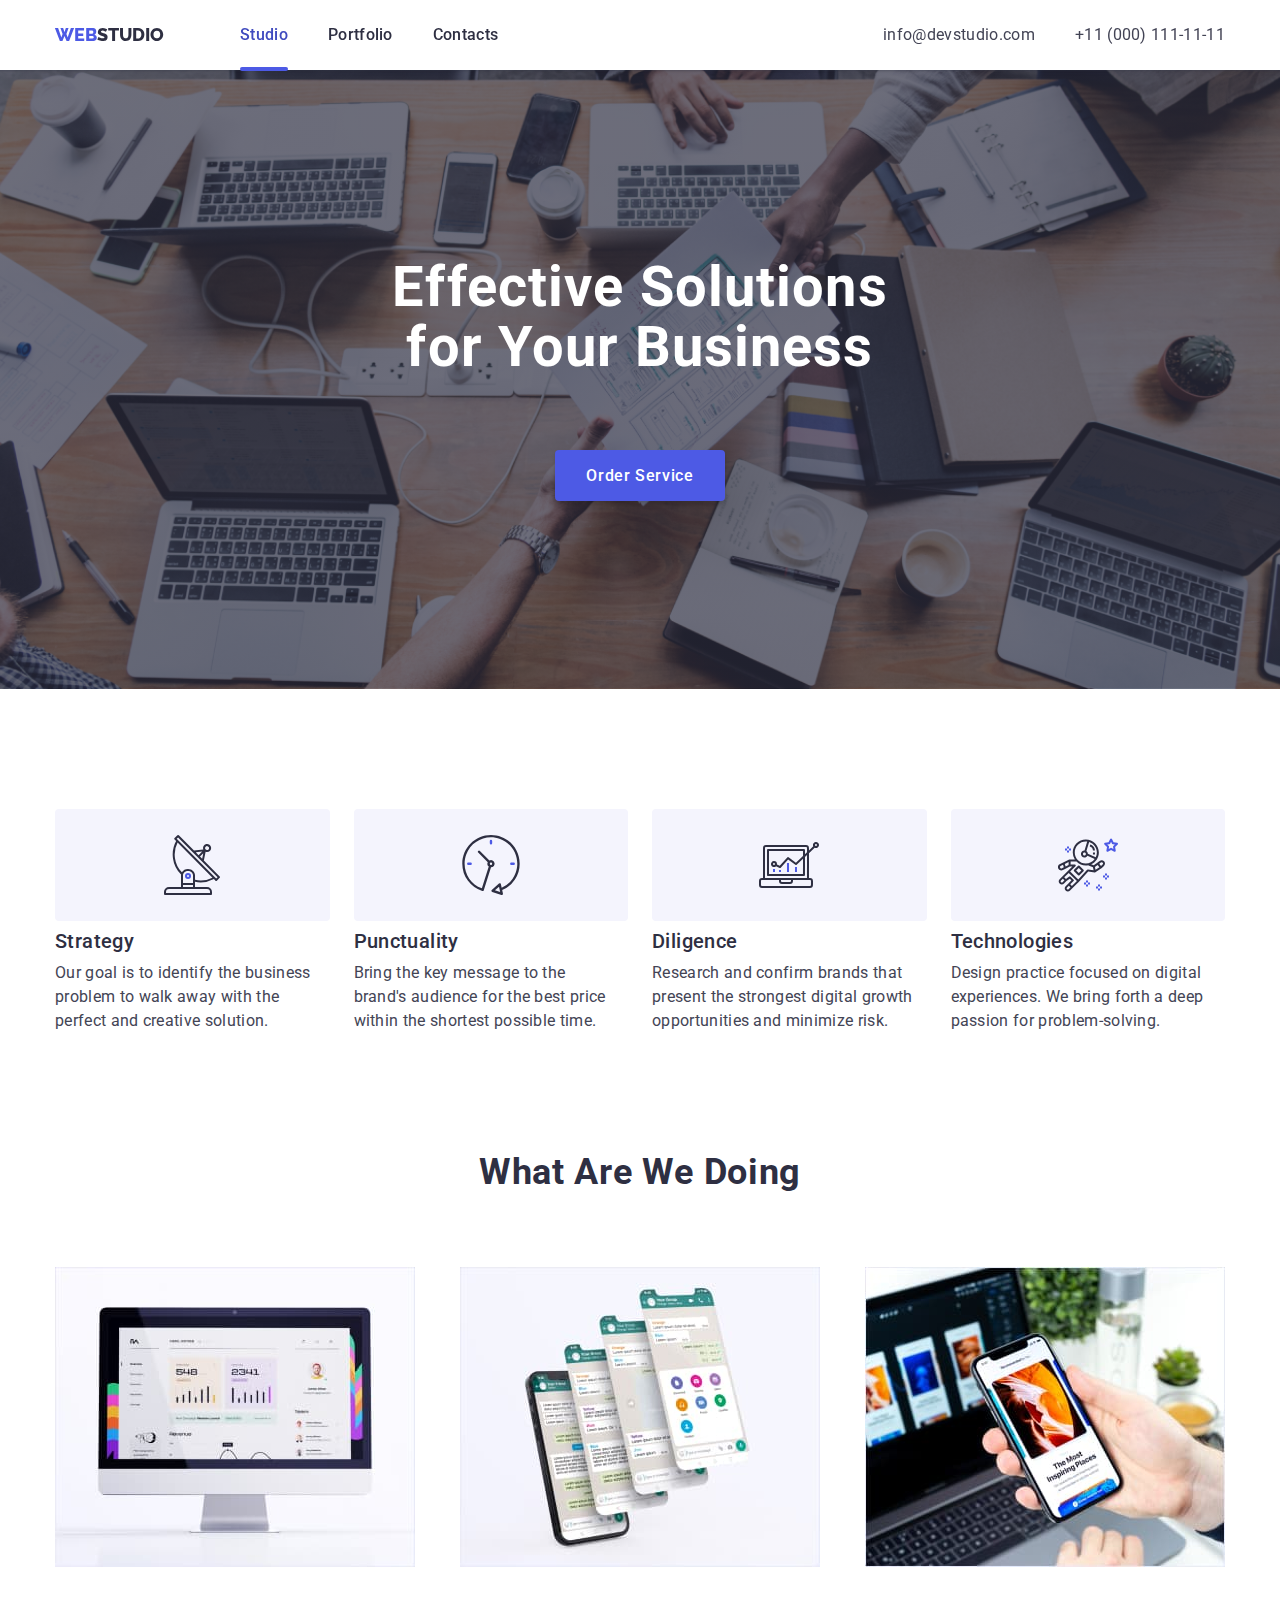
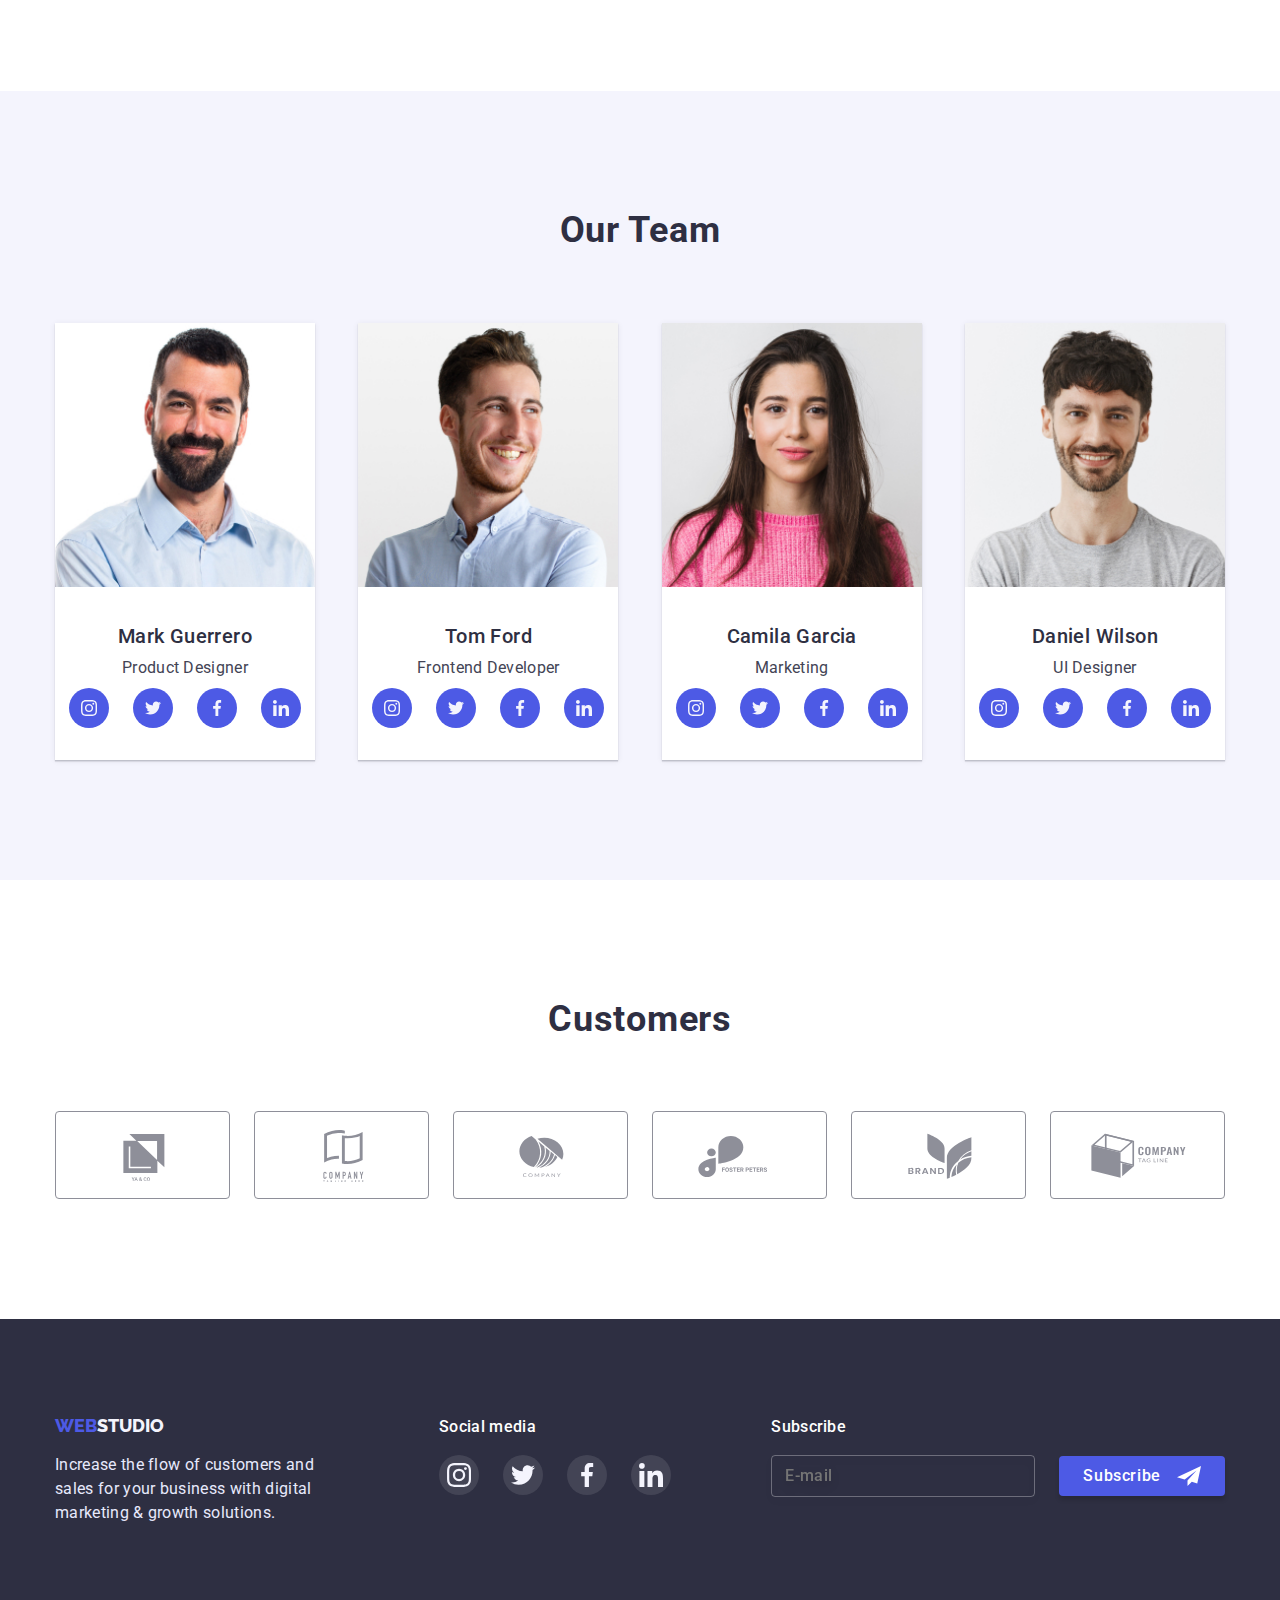
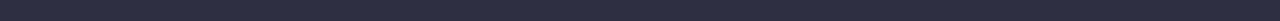
<file: index.html>
<!DOCTYPE html>
<html lang="en">
  <head>
    <meta charset="UTF-8" />
    <meta http-equiv="X-UA-Compatible" content="IE=edge" />
    <meta name="viewport" content="width=device-width, initial-scale=1.0" />
    <title>Main</title>
    <link rel="preconnect" href="https://fonts.googleapis.com">
    <link rel="preconnect" href="https://fonts.gstatic.com" crossorigin>
    <link href="https://fonts.googleapis.com/css2?family=Raleway:wght@800&family=Roboto:wght@400;500;700&display=swap" rel="stylesheet">
    <link rel="stylesheet" href="https://cdn.jsdelivr.net/npm/modern-normalize@1.1.0/modern-normalize.min.css">
    <link rel="stylesheet" href="./css/styles.css">  
  </head>
  <body>
    <header class="header">
      <div class="container header-container">
        <nav class="navigation">
          <a href="./index.html" class="logo-1 link logo-4">Web<span class="logo-2">Studio</span></a>
          <ul class="list links-list">
            <li><a href="./index.html" class="link header-link current">Studio</a></li>
            <li><a href="./portfolio.html" class="header-link link">Portfolio</a> </li>
            <li><a href="" class="header-link link">Contacts</a></li>
          </ul>
        </nav>
        <button type="button" class="btn-open-menu js-open-menu">
          <svg class="btn-open-menu-icon" width="40" height="40">
            <use href="./images/icons.svg#menu-btn"></use>
          </svg>
        </button>
        <ul class="list contacts-list">
          <li><a href="mailto:info@devstudio.com" class="header-contacts link">info@devstudio.com</a></li>
          <li><a href="tel:+110001111111" class="header-contacts link">+11 (000) 111-11-11</a></li>
        </ul>
      </div>
      <div class="container mobile-menu js-menu-container is-hidden">
        <div class="container mobile-menu-container">
          <button type="button" class="close-button js-close-menu">
            <svg class="icon close-button-icon" width="8" height="8">
              <use href="./images/icons.svg#icon-close-button"></use>
            </svg>
          </button>
          <div>
            <ul class="list mobile-menu-links-list">
              <li class="mobile-menu-li"><a href="./index.html" class="link mobile-menu-link current">Studio</a></li>
              <li class="mobile-menu-li"><a href="./portfolio.html" class="mobile-menu-link link">Portfolio</a> </li>
              <li class="mobile-menu-li"><a href="" class="mobile-menu-link link">Contacts</a></li>
            </ul>
          </div>
          <div>
            <ul class="list mobile-menu-contacts-list">
              <li><a href="tel:+110001111111" class="mobile-menu-number link">+11 (000) 111-11-11</a></li>
              <li><a href="mailto:info@devstudio.com" class="mobile-menu-email link">info@devstudio.com</a></li>
            </ul>
            <ul class="list menu-icons-list">
              <li>
                <a href="" class="link menu-icons-link">
                  <svg class="icon" width="24" height="24">
                    <use href="./images/icons.svg#icon-instagram"></use>
                  </svg>
                </a>
              </li>
              <li>
                <a href="" class="link menu-icons-link">
                  <svg class="icon" width="24" height="24">
                    <use href="./images/icons.svg#icon-twitter"></use>
                  </svg>
                </a>
              </li>
              <li>
                <a href="" class="link menu-icons-link">
                  <svg class="icon" width="24" height="24">
                    <use href="./images/icons.svg#icon-facebook"></use>
                  </svg>
                </a>
              </li>
              <li>
                <a href="" class="link menu-icons-link">
                  <svg class="icon" width="24" height="24">
                    <use href="./images/icons.svg#icon-linkedin"></use>
                  </svg>
                </a>
              </li>
            </ul>
          </div>
        </div>
      </div>
    </header>
    <main>
      <section class="first-section">
        <div class="container main-section">
          <h1 class="main-title">Effective Solutions for Your Business</h1>
          <button type="button" class="main-btn" data-modal-open>Order Service</button>
        </div>
      </section>
      <section class="section">
        <div class="container">
          <h2 class="visually-hidden">Our skills</h2>
          <ul class="list skills-container">
            <li class="skill">
              <div class="skills-icons">
                <svg class="icon" width="60" height="60">
                  <use href="./images/icons.svg#icon-antenna"></use>
                </svg>
              </div>
              <h3 class="skill-name">Strategy</h3>
              <p class="about-skill">
                Our goal is to identify the business problem to walk away with the
                perfect and creative solution.
              </p>
            </li>
            <li class="skill">
              <div class="skills-icons">
                <svg class="icon" width="60" height="60">
                  <use href="./images/icons.svg#icon-clock"></use>
                </svg>
              </div>
              <h3 class="skill-name">Punctuality</h3>
              <p class="about-skill">
                Bring the key message to the brand's audience for the best price
                within the shortest possible time.
              </p>
            </li>
            <li class="skill">
              <div class="skills-icons">
                <svg class="icon" width="60" height="60">
                  <use href="./images/icons.svg#icon-diagram"></use>
                </svg>
              </div>
              <h3 class="skill-name">Diligence</h3>
              <p class="about-skill">
                Research and confirm brands that present the strongest digital
                growth opportunities and minimize risk.
              </p>
            </li>
            <li class="skill">
              <div class="skills-icons">
                <svg class="icon" width="60" height="60">
                  <use href="./images/icons.svg#icon-astronaut"></use>
                </svg>
              </div>
              <h3 class="skill-name">Technologies</h3>
              <p class="about-skill">
                Design practice focused on digital experiences. We bring forth a
                deep passion for problem-solving.
              </p>
            </li>
          </ul>
        </div>
      </section>
      <section class="section about-container">
        <div class="container">
          <h2 class="about-our-work">What are we doing</h2>
          <ul class="list about-list">
            <li>
              <img 
                srcset="./images/main/programs2x.jpg 2x"
                src="./images/main/programs.jpg" 
                alt="Programs" 
                width="360"
                height="300"/>
            </li>
            <li>
              <img 
                srcset="./images/main/messendgers2x.jpg 2x"
                src="./images/main/messendgers.jpg" 
                alt="Messendgers" 
                width="360"
                height="300"/>
            </li>
            <li>
              <img
                srcset="./images/main/aplications2x.jpg 2x"
                src="./images/main/aplications.jpg" 
                alt="Aplications" 
                width="360"
                height="300"/>
            </li>
          </ul>
        </div>
      </section>
      <section class="our-team-section section">
        <div class="container">
          <h2 class="team-title">Our Team</h2>
          <ul class="list team-container">
            <li class="user">
              <img
                srcset="./images/main/mark2x.jpg 2x"
                src="./images/main/mark.jpg" 
                alt="Mark's photo" 
                width="260" 
                height="264" />
              <div class="about-user">
                <h3 class="name-user">Mark Guerrero</h3>
                <p class="user-work">Product Designer</p>
                <ul class="list team-icons-list">
                  <li>
                    <a href="" class="link team-icons-link">
                      <svg class="icon" width="16" height="16">
                        <use href="./images/icons.svg#icon-instagram"></use>
                      </svg>
                    </a>
                  </li>
                  <li>
                    <a href="" class="link team-icons-link">
                      <svg class="icon" width="16" height="16">
                        <use href="./images/icons.svg#icon-twitter"></use>
                      </svg>
                    </a>
                  </li>
                  <li>
                    <a href="" class="link team-icons-link">
                      <svg class="icon" width="16" height="16">
                        <use href="./images/icons.svg#icon-facebook"></use>
                      </svg>
                    </a>
                  </li>
                  <li>
                    <a href="" class="link team-icons-link">
                      <svg class="icon" width="16" height="16">
                        <use href="./images/icons.svg#icon-linkedin"></use>
                      </svg>
                    </a>
                  </li>
                </ul>
              </div>
            </li>
            <li class="user">
              <img
                srcset="./images/main/tom2x.jpg 2x"
                src="./images/main/tom.jpg" 
                alt="Tom's photo" 
                width="260" 
                height="264" />
              <div class="about-user">
                <h3 class="name-user">Tom Ford</h3>
                <p class="user-work">Frontend Developer</p>
                <ul class="list team-icons-list">
                  <li>
                    <a href="" class="link team-icons-link">
                      <svg class="icon" width="16" height="16">
                        <use href="./images/icons.svg#icon-instagram"></use>
                      </svg>
                    </a>
                  </li>
                  <li>
                    <a href="" class="link team-icons-link">
                      <svg class="icon" width="16" height="16">
                        <use href="./images/icons.svg#icon-twitter"></use>
                      </svg>
                    </a>
                  </li>
                  <li>
                    <a href="" class="link team-icons-link">
                      <svg class="icon" width="16" height="16">
                        <use href="./images/icons.svg#icon-facebook"></use>
                      </svg>
                    </a>
                  </li>
                  <li>
                    <a href="" class="link team-icons-link">
                      <svg class="icon" width="16" height="16">
                        <use href="./images/icons.svg#icon-linkedin"></use>
                      </svg>
                    </a>
                  </li>
                </ul>
              </div>
            </li>
            <li class="user">
              <img
                srcset="./images/main/camila2x.jpg 2x"
                src="./images/main/camila.jpg" 
                alt="Camila's photo" 
                width="260" 
                height="264" />
              <div class="about-user">
                <h3 class="name-user">Camila Garcia</h3>
                <p class="user-work">Marketing</p>
                <ul class="list team-icons-list">
                  <li>
                    <a href="" class="link team-icons-link">
                      <svg class="icon" width="16" height="16">
                        <use href="./images/icons.svg#icon-instagram"></use>
                      </svg>
                    </a>
                  </li>
                  <li>
                    <a href="" class="link team-icons-link">
                      <svg class="icon" width="16" height="16">
                        <use href="./images/icons.svg#icon-twitter"></use>
                      </svg>
                    </a>
                  </li>
                  <li>
                    <a href="" class="link team-icons-link">
                      <svg class="icon" width="16" height="16">
                        <use href="./images/icons.svg#icon-facebook"></use>
                      </svg>
                    </a>
                  </li>
                  <li>
                    <a href="" class="link team-icons-link">
                      <svg class="icon" width="16" height="16">
                        <use href="./images/icons.svg#icon-linkedin"></use>
                      </svg>
                    </a>
                  </li>
                </ul>
              </div>
            </li>
            <li class="user">
              <img
                srcset="./images/main/daniel2x.jpg 2x"
                src="./images/main/daniel.jpg" 
                alt="Daniel's photo" 
                width="260" 
                height="264" />
              <div class="about-user">
                <h3 class="name-user">Daniel Wilson</h3>
                <p class="user-work">UI Designer</p>
                <ul class="list team-icons-list">
                  <li>
                    <a href="" class="link team-icons-link">
                      <svg class="icon" width="16" height="16">
                        <use href="./images/icons.svg#icon-instagram"></use>
                      </svg>
                    </a>
                  </li>
                  <li>
                    <a href="" class="link team-icons-link">
                      <svg class="icon" width="16" height="16">
                        <use href="./images/icons.svg#icon-twitter"></use>
                      </svg>
                    </a>
                  </li>
                  <li>
                    <a href="" class="link team-icons-link">
                      <svg class="icon" width="16" height="16">
                        <use href="./images/icons.svg#icon-facebook"></use>
                      </svg>
                    </a>
                  </li>
                  <li>
                    <a href="" class="link team-icons-link">
                      <svg class="icon" width="16" height="16">
                        <use href="./images/icons.svg#icon-linkedin"></use>
                      </svg>
                    </a>
                  </li>
                </ul>
              </div>
            </li>
          </ul>
        </div>
      </section>
      <section class="section">
        <div class="container">
          <h2 class="customers-title">Customers</h2>
          <ul class="list customers-list">
            <li class="customers-user">
              <a href="" class="link customers-icons-link">
                <svg class="icon customers-icon" width="104" height="56">
                  <use href="./images/icons.svg#icon-logo-1"></use>
                </svg>
              </a>
            </li>
            <li class="customers-user">
              <a href="" class="link customers-icons-link">
                <svg class="icon customers-icon" width="104" height="56">
                  <use href="./images/icons.svg#icon-logo-2"></use>
                </svg>
              </a>
            </li>
            <li class="customers-user">
              <a href="" class="link customers-icons-link">
                <svg class="icon customers-icon" width="104" height="56">
                  <use href="./images/icons.svg#icon-logo-3"></use>
                </svg>
              </a>
            </li>
            <li class="customers-user">
              <a href="" class="link customers-icons-link">
                <svg class="icon customers-icon" width="104" height="56">
                  <use href="./images/icons.svg#icon-logo-4"></use>
                </svg>
              </a>
            </li>
            <li class="customers-user">
              <a href="" class="link customers-icons-link">
                <svg class="icon customers-icon" width="104" height="56">
                  <use href="./images/icons.svg#icon-logo-5"></use>
                </svg>
              </a>
            </li>
            <li class="customers-user">
              <a href="" class="link customers-icons-link">
                <svg class="icon customers-icon" width="104" height="56">
                  <use href="./images/icons.svg#icon-logo-6"></use>
                </svg>
              </a>
            </li>
          </ul>
        </div>
      </section>
    </main>
    <footer class="footer">
      <div class="container footer-container">
        <div class="footer-flex">
          <div class="footer-text-container">
            <a href="./index.html" class="logo-1 link logo">Web<span class="logo-3">Studio</span></a>
            <p class="footer-text">
              Increase the flow of customers and sales for your business with digital
              marketing & growth solutions.
            </p>
          </div>
          <div class="footer-icons-container">
            <p class="footer-icons-item">Social media</p>
            <ul class="list footer-icons-list">
              <li>
                <a href="" class="link footer-icons-link">
                  <svg class="icon" width="24" height="24">
                    <use href="./images/icons.svg#icon-instagram"></use>
                  </svg>
                </a>
              </li>
              <li>
                <a href="" class="link footer-icons-link">
                  <svg class="icon" width="24" height="24">
                    <use href="./images/icons.svg#icon-twitter"></use>
                  </svg>
                </a>
              </li>
              <li>
                <a href="" class="link footer-icons-link">
                  <svg class="icon" width="24" height="24">
                    <use href="./images/icons.svg#icon-facebook"></use>
                  </svg>
                </a>
              </li>
              <li>
                <a href="" class="link footer-icons-link">
                  <svg class="icon" width="24" height="24">
                    <use href="./images/icons.svg#icon-linkedin"></use>
                  </svg>
                </a>
              </li>
            </ul>
          </div>
        </div>
        <div class="footer-subscribe-section">
          <p class="footer-subscribe-title">Subscribe</p>
          <form action="" class="footer-subscribe-form">
            <input type="email" class="footer-subscribe-input" placeholder="E-mail" name="email-subscribe" required>
              <button type="submit" class="footer-subscribe-button">
                Subscribe
                <svg class="icon subscribe-button-icon" width="24" height="24">
                  <use href="./images/icons.svg#icon-button-icon-1"></use>
                </svg>
              </button>
          </form>
        </div>
      </div>
    </footer>
    <div class="modal-bgd is-hidden" data-modal>
      <div class="modal">
        <button type="button" class="close-button" data-modal-close>
          <svg class="icon close-button-icon" width="8" height="8">
            <use href="./images/icons.svg#icon-close-button"></use>
          </svg>
        </button>
        <p class="modal-title">Leave your contacts and we will call you back</p>
        <form action="" class="modal-form">
          <label for="user-name" class="modal-label">Name</label>
          <div class="modal-input-container">
            <input type="text" name="user-name" id="user-name" class="modal-input" placeholder=" " minlength="3" required>
            <svg class="icon modal-input-icon" width="18" height="24">
              <use href="./images/icons.svg#icon-person"></use>
            </svg>
          </div>
          <label for="user-name" class="modal-label">Phone</label>
          <div class="modal-input-container">
            <input type="tel" name="user-phone" id="user-phone" class="modal-input" placeholder=" " minlength="3" required>
            <svg class="icon modal-input-icon" width="18" height="24">
              <use href="./images/icons.svg#icon-phone"></use>
            </svg>
          </div>
          <label for="user-name" class="modal-label">Email</label>
          <div class="modal-input-container">
            <input type="email" name="user-email" id="user-email" class="modal-input" placeholder=" " minlength="3" required>
            <svg class="icon modal-input-icon" width="18" height="24">
              <use href="./images/icons.svg#icon-email"></use>
            </svg>
          </div>
          <label for="user-comment" class="modal-label">Comment</label>
          <textarea name="user-comment" id="user-comment" class="modal-textarea" placeholder="Text input"></textarea>
          <input type="checkbox" id="privacy" class="modal-checkbox visually-hidden" value="true" name="privacy" required>
          <label for="privacy" class="check-text">
            <span>
              <svg class="icon modal-check-icon" width="10" height="8">
                <use href="./images/icons.svg#icon-check"></use>
              </svg>
            </span>
            I accept the terms and conditions of the <a href="" class="privacy-link link">Privacy Policy</a>
          </label>
          <button type="submit" class="modal-button">Send</button>
        </form>
      </div>
    </div>
    <script src="./js/modal.js"></script>
    <script src="./js/mobile-menu.js"></script>
  </body>
</html>
</file>
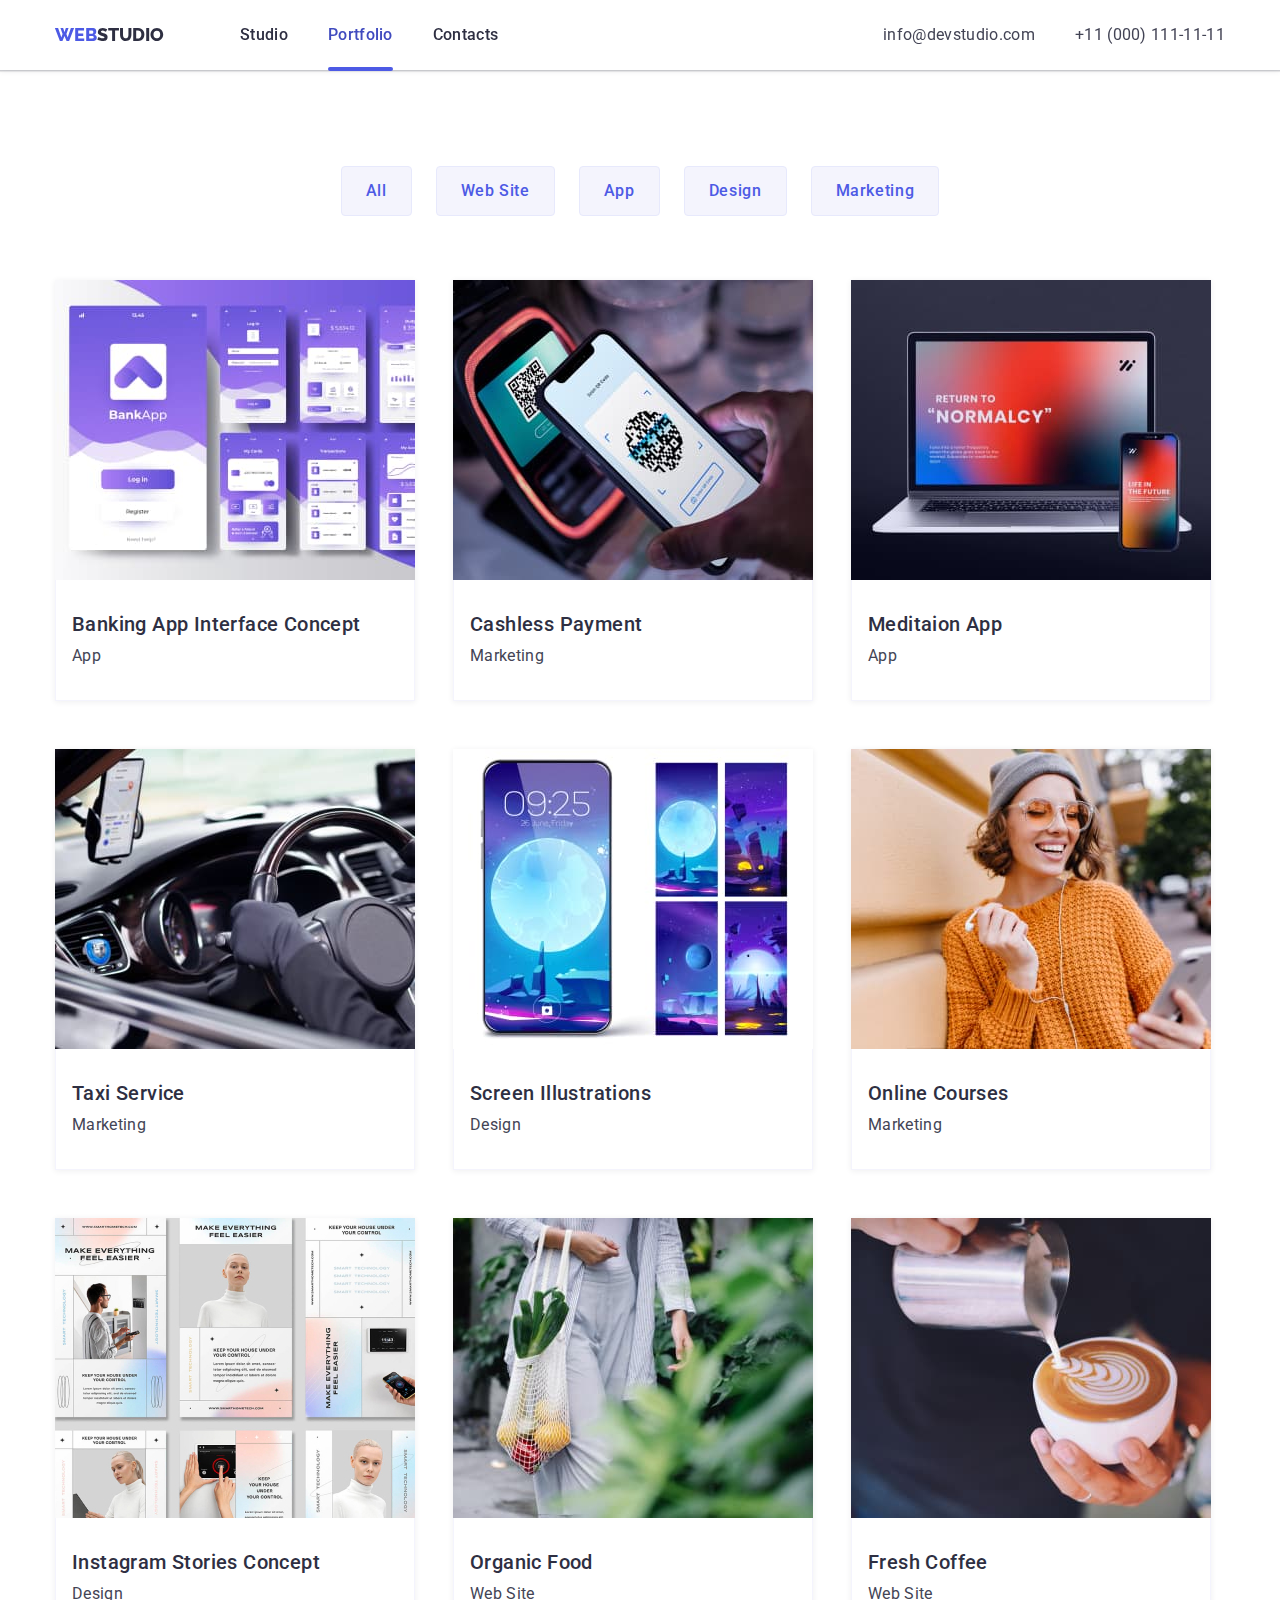
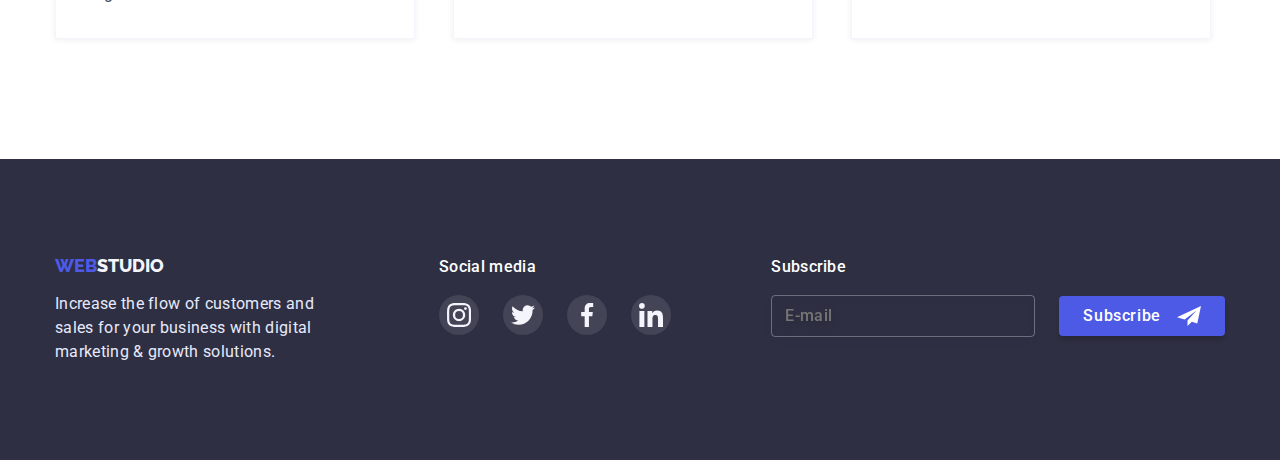
<file: portfolio.html>
<!DOCTYPE html>
<html lang="en">
  <head>
    <meta charset="UTF-8" />
    <meta http-equiv="X-UA-Compatible" content="IE=edge" />
    <meta name="viewport" content="width=device-width, initial-scale=1.0" />
    <title>Portfolio</title>
    <link rel="preconnect" href="https://fonts.googleapis.com" />
    <link rel="preconnect" href="https://fonts.gstatic.com" crossorigin />
    <link href="https://fonts.googleapis.com/css2?family=Raleway:wght@800&family=Roboto:wght@400;500&display=swap" rel="stylesheet"/>
    <link rel="stylesheet" href="https://cdn.jsdelivr.net/npm/modern-normalize@1.1.0/modern-normalize.min.css">
    <link rel="stylesheet" href="./css/styles.css" />
  </head>
  <body>
    <header class="header">
      <div class="container header-container">
        <nav class="navigation">
          <a href="./index.html" class="logo-1 link logo-4">Web<span class="logo-2">Studio</span></a>
          <ul class="list links-list">
            <li><a href="./index.html" class="link header-link ">Studio</a></li>
            <li><a href="./portfolio.html" class="header-link link current">Portfolio</a> </li>
            <li><a href="" class="header-link link">Contacts</a></li>
          </ul>
        </nav>
        <button type="button" class="btn-open-menu js-open-menu">
          <svg class="btn-open-menu-icon" width="40" height="40">
            <use href="./images/icons.svg#menu-btn"></use>
          </svg>
        </button>
        <ul class="list contacts-list">
          <li><a href="mailto:info@devstudio.com" class="header-contacts link">info@devstudio.com</a></li>
          <li><a href="tel:+110001111111" class="header-contacts link">+11 (000) 111-11-11</a></li>
        </ul>
      </div>
      <div class="container mobile-menu js-menu-container is-hidden">
        <div class="container mobile-menu-container">
          <button type="button" class="close-button js-close-menu">
            <svg class="icon close-button-icon" width="8" height="8">
              <use href="./images/icons.svg#icon-close-button"></use>
            </svg>
          </button>
          <div>
            <ul class="list mobile-menu-links-list">
              <li class="mobile-menu-li"><a href="./index.html" class="link mobile-menu-link ">Studio</a></li>
              <li class="mobile-menu-li"><a href="./portfolio.html" class="mobile-menu-link link current">Portfolio</a> </li>
              <li class="mobile-menu-li"><a href="" class="mobile-menu-link link">Contacts</a></li>
            </ul>
          </div>
          <div>
            <ul class="list mobile-menu-contacts-list">
              <li><a href="tel:+110001111111" class="mobile-menu-number link">+11 (000) 111-11-11</a></li>
              <li><a href="mailto:info@devstudio.com" class="mobile-menu-email link">info@devstudio.com</a></li>
            </ul>
            <ul class="list menu-icons-list">
              <li>
                <a href="" class="link menu-icons-link">
                  <svg class="icon" width="24" height="24">
                    <use href="./images/icons.svg#icon-instagram"></use>
                  </svg>
                </a>
              </li>
              <li>
                <a href="" class="link menu-icons-link">
                  <svg class="icon" width="24" height="24">
                    <use href="./images/icons.svg#icon-twitter"></use>
                  </svg>
                </a>
              </li>
              <li>
                <a href="" class="link menu-icons-link">
                  <svg class="icon" width="24" height="24">
                    <use href="./images/icons.svg#icon-facebook"></use>
                  </svg>
                </a>
              </li>
              <li>
                <a href="" class="link menu-icons-link">
                  <svg class="icon" width="24" height="24">
                    <use href="./images/icons.svg#icon-linkedin"></use>
                  </svg>
                </a>
              </li>
            </ul>
          </div>
        </div>
      </div>
    </header>
    <main>
      <section class="section portfolio-section">
        <div class="container">
          <h1 class="visually-hidden">Portfolio</h1>
          <ul class="list filters-container">
            <li><button type="button" class="filter">All</button></li>
            <li><button type="button" class="filter">Web Site</button></li>
            <li><button type="button" class="filter">App</button></li>
            <li><button type="button" class="filter">Design</button></li>
            <li><button type="button" class="filter">Marketing</button></li>
          </ul>
          <ul class="list project-list">
            <li class="project">
              <a href="" class="link project-link">
                <div class="portfolio-box">
                  <div class="overlay">
                    <p class="overlay-text">
                      14 Stylish and User-Friendly App Design Concepts · Task Manager App · Calorie Tracker App · Exotic Fruit Ecommerce App ·
                      Cloud Storage App
                    </p>
                  </div>
                  <img srcset="./images/portfolio/portfolio_1_2x.jpg 2x" src="./images/portfolio/portfolio_1.jpg" alt="Banking App Interface Concept" width="360" class="portfolio-image" />
                </div>
                <div class='about-project'>
                  <h2 class="project-name">Banking App Interface Concept</h2>
                  <p class="project-type">App</p>
                </div>
              </a>
            </li>
            <li class="project">
              <a href="" class="link project-link">
                <div class="portfolio-box">
                  <div class="overlay">
                    <p class="overlay-text">
                      14 Stylish and User-Friendly App Design Concepts · Task Manager App · Calorie Tracker App · Exotic Fruit Ecommerce
                      App ·
                      Cloud Storage App
                    </p>
                  </div>
                  <img srcset="./images/portfolio/portfolio_2_2x.jpg 2x" src="./images/portfolio/portfolio_2.jpg" alt="Banking App Interface Concept" width="360" class="portfolio-image" />
                </div>
                <div class="about-project">
                  <h2 class="project-name">Cashless Payment</h2>
                  <p class="project-type">Marketing</p>
                </div>
              </a>
            </li>
            <li class="project">
              <a href="" class="link project-link">
                <div class="portfolio-box">
                  <div class="overlay">
                    <p class="overlay-text">
                      14 Stylish and User-Friendly App Design Concepts · Task Manager App · Calorie Tracker App · Exotic Fruit Ecommerce
                      App ·
                      Cloud Storage App
                    </p>
                  </div>
                  <img srcset="./images/portfolio/portfolio_3_2x.jpg 2x" src="./images/portfolio/portfolio_3.jpg" alt="Banking App Interface Concept" width="360" class="portfolio-image" />
                </div>
                <div class="about-project">
                  <h2 class="project-name">Meditaion App</h2>
                  <p class="project-type">App</p>
                </div>
              </a>
            </li>
            <li class="project">
              <a href="" class="link project-link">
                <div class="portfolio-box">
                  <div class="overlay">
                    <p class="overlay-text">
                      14 Stylish and User-Friendly App Design Concepts · Task Manager App · Calorie Tracker App · Exotic Fruit Ecommerce
                      App ·
                      Cloud Storage App
                    </p>
                  </div>
                  <img srcset="./images/portfolio/portfolio_4_2x.jpg 2x" src="./images/portfolio/portfolio_4.jpg" alt="Banking App Interface Concept" width="360" class="portfolio-image" />
                </div>
                <div class="about-project">
                  <h2 class="project-name">Taxi Service</h2>
                  <p class="project-type">Marketing</p>
                </div>
              </a>
            </li>
            <li class="project">
              <a href="" class="link project-link">
                <div class="portfolio-box">
                  <div class="overlay">
                    <p class="overlay-text">
                      14 Stylish and User-Friendly App Design Concepts · Task Manager App · Calorie Tracker App · Exotic Fruit Ecommerce
                      App ·
                      Cloud Storage App
                    </p>
                  </div>
                  <img srcset="./images/portfolio/portfolio_5_2x.jpg 2x" src="./images/portfolio/portfolio_5.jpg" alt="Banking App Interface Concept" width="360" class="portfolio-image" />
                </div>
                <div class="about-project">
                  <h2 class="project-name">Screen Illustrations</h2>
                  <p class="project-type">Design</p>
                </div>
              </a>
            </li>
            <li class="project">
              <a href="" class="link project-link">
                <div class="portfolio-box">
                  <div class="overlay">
                    <p class="overlay-text">
                      14 Stylish and User-Friendly App Design Concepts · Task Manager App · Calorie Tracker App · Exotic Fruit Ecommerce
                      App ·
                      Cloud Storage App
                    </p>
                  </div>
                  <img srcset="./images/portfolio/portfolio_6_2x.jpg 2x" src="./images/portfolio/portfolio_6.jpg" alt="Banking App Interface Concept" width="360"class="portfolio-image" />
                </div>
                <div class="about-project">
                  <h2 class="project-name">Online Courses</h2>
                  <p class="project-type">Marketing</p>
                </div>
              </a>
            </li>
            <li class="project">
              <a href="" class="link project-link">
                <div class="portfolio-box">
                  <div class="overlay">
                    <p class="overlay-text">
                      14 Stylish and User-Friendly App Design Concepts · Task Manager App · Calorie Tracker App · Exotic Fruit Ecommerce
                      App ·
                      Cloud Storage App
                    </p>
                  </div>
                  <img srcset="./images/portfolio/portfolio_7_2x.jpg 2x" src="./images/portfolio/portfolio_7.jpg" alt="Banking App Interface Concept" width="360" class="portfolio-image" />
                </div>
                <div class="about-project">
                  <h2 class="project-name">Instagram Stories Concept</h2>
                  <p class="project-type">Design</p>
                </div>
              </a>
            </li>
            <li class="project">
              <a href="" class="link project-link">
                <div class="portfolio-box">
                  <div class="overlay">
                    <p class="overlay-text">
                      14 Stylish and User-Friendly App Design Concepts · Task Manager App · Calorie Tracker App · Exotic Fruit Ecommerce
                      App ·
                      Cloud Storage App
                    </p>
                  </div>
                  <img srcset="./images/portfolio/portfolio_8_2x.jpg 2x" src="./images/portfolio/portfolio_8.jpg" alt="Banking App Interface Concept" width="360" class="portfolio-image" />
                </div>
                <div class="about-project">
                  <h2 class="project-name">Organic Food</h2>
                  <p class="project-type">Web Site</p>
                </div>
              </a>
            </li>
            <li class="project">
              <a href="" class="link project-link">
                <div class="portfolio-box">
                  <div class="overlay">
                    <p class="overlay-text">
                      14 Stylish and User-Friendly App Design Concepts · Task Manager App · Calorie Tracker App · Exotic Fruit Ecommerce
                      App ·
                      Cloud Storage App
                    </p>
                  </div>
                  <img srcset="./images/portfolio/portfolio_9_2x.jpg 2x" src="./images/portfolio/portfolio_9.jpg" alt="Banking App Interface Concept" width="360" class="portfolio-image" />
                </div>
                <div class="about-project">
                  <h2 class="project-name">Fresh Coffee</h2>
                  <p class="project-type">Web Site</p>
                </div>
              </a>
            </li>
          </ul>
        </div>
      </section>
    </main>
    <footer class="footer">
      <div class="container footer-container">
        <div class="footer-flex">
          <div class="footer-text-container">
            <a href="./index.html" class="logo-1 link logo">Web<span class="logo-3">Studio</span></a>
            <p class="footer-text">
              Increase the flow of customers and sales for your business with digital
              marketing & growth solutions.
            </p>
          </div>
          <div class="footer-icons-container">
            <p class="footer-icons-item">Social media</p>
            <ul class="list footer-icons-list">
              <li>
                <a href="" class="link footer-icons-link">
                  <svg class="icon" width="24" height="24">
                    <use href="./images/icons.svg#icon-instagram"></use>
                  </svg>
                </a>
              </li>
              <li>
                <a href="" class="link footer-icons-link">
                  <svg class="icon" width="24" height="24">
                    <use href="./images/icons.svg#icon-twitter"></use>
                  </svg>
                </a>
              </li>
              <li>
                <a href="" class="link footer-icons-link">
                  <svg class="icon" width="24" height="24">
                    <use href="./images/icons.svg#icon-facebook"></use>
                  </svg>
                </a>
              </li>
              <li>
                <a href="" class="link footer-icons-link">
                  <svg class="icon" width="24" height="24">
                    <use href="./images/icons.svg#icon-linkedin"></use>
                  </svg>
                </a>
              </li>
            </ul>
          </div>
        </div>
        <div class="footer-subscribe-section">
          <p class="footer-subscribe-title">Subscribe</p>
          <form action="" class="footer-subscribe-form">
            <input type="email" class="footer-subscribe-input" placeholder="E-mail" name="email-subscribe" required>
            <button type="submit" class="footer-subscribe-button">
              Subscribe
              <svg class="icon subscribe-button-icon" width="24" height="24">
                <use href="./images/icons.svg#icon-button-icon-1"></use>
              </svg>
            </button>
          </form>
        </div>
      </div>
    </footer>
    <script src="./js/mobile-menu.js"></script>
    </body>
  </body>
</html>
</file>
<file: css/styles.css>
:root{
    --color-iris:#4D5AE5;
    --color-navy-blue:#2E2F42;
    --color-green:#31D0AA;
    --color-slate:#434455;
    --color-light-slate:#8E8F99;
    --color-cornflower:#E7E9FC;
    --color-cloud:#F4F4FD;
    --color-ocean:#404BBF;
    --tra: 250ms cubic-bezier(0.4, 0, 0.2, 1);
}
main{
    margin-top: 70px;
}
.list{
    list-style: none;
}
.link{
    text-decoration: none;
}
h1,
h2,
h3,
h4,
h5,
h5,
p{
    margin: 0;
}
ul,ol{
    margin: 0;
    padding-left: 0;
}
.visually-hidden {
    position: absolute;
    width: 1px;
    height: 1px;
    margin: -1px;
    border: 0;
    padding: 0;
    
    white-space: nowrap;
    clip-path: inset(100%);
    clip: rect(0 0 0 0);
    overflow: hidden;
}
body{
    font-family: 'Roboto', sans-serif;
    font-size: 16px;
    color:var(--color-slate);
}
.container{
    width: 100%;
    padding-left: 15px;
    padding-right: 15px;
}
@media screen and (min-width: 428px) {
    .container{
        width: 428px;
        margin-right: auto;
        margin-left: auto;
    }
}
@media screen and (min-width: 768px) {
    .container {
        width: 768px;
    }
}
@media screen and (min-width: 1200px) {
    .container {
        width: 1200px;
    }
}
.is-hidden {
    opacity: 0;
    pointer-events: none;
    visibility: hidden;
}
.section{
    padding-top: 96px;
    padding-bottom: 96px;
}
.section:nth-child(3) {
    padding: 0;
}
@media screen and (min-width: 1200px){
    .section {
        padding-top: 120px;
        padding-bottom: 120px;
    }
    .section:nth-child(2) {
        padding-bottom: 0px;
    }
    .section:nth-child(3) {
        padding: 120px 0;
    }
}
/*---------------   HEADER  ----------------- */
.header {
    box-shadow: 0px 2px 1px rgba(46, 47, 66, 0.08), 0px 1px 1px rgba(46, 47, 66, 0.16), 0px 1px 6px rgba(46, 47, 66, 0.08);
    background-color: #fff;
    position: fixed;
    top: 0;
    margin: auto;
    z-index: 1;
    height: 70px;
    width: 100%;
}
.logo-1 {
    font-family: 'Raleway', sans-serif;
    color: var(--color-iris);
    font-weight: 800;
    font-size: 18px;
    line-height: 1.17;
    text-transform: uppercase;
    padding-top: 24px;
    padding-bottom: 24px;

}
.logo-2 {
    color: var(--color-navy-blue);
}
.header-container {
    display: flex;
    align-items: center;
    justify-content: center;
    height: 70px;
}
@media screen and (max-width: 767px) {
    .links-list{
        display: none;
    }
    .mobile-menu-link.current {
        color: var(--color-ocean);
    }
    .contacts-list{
        display: none;
    }
    .header-container{
        justify-content: space-between;
    }
    .btn-open-menu{
        border: none;
        background-color: transparent;
        padding: 0;
    }
    .btn-open-menu-icon{
        display: flex;
        justify-content: center;
        align-items: center;
        border: none;
        background-color: transparent;
    }
    .mobile-menu{
        width: 100%;
        height: 100%;
        position: fixed;
        top: 0;
        left: 0;
        background-color: #FFFFFF;
        z-index: 10;
        transition: opacity var(--tra), visibility var(--tra);
    }
    .mobile-menu-container{
        position: relative;
        padding: 80px 40px 40px;
        display: flex;
        flex-direction: column;
        justify-content: space-between;
        height: 100%;
        overflow: scroll;
    }
    .close-button {
        width: 24px;
        height: 24px;
        border-radius: 50%;
        display: flex;
        justify-content: center;
        align-items: center;
        background-color: var(--color-cornflower);
        border: 1px solid rgba(0, 0, 0, 0.1);
        cursor: pointer;
        position: absolute;
        top: 40px;
        right: 40px;
        transition: background-color var(--tra);
    }
    .close-button:hover {
        background-color: var(--color-ocean);
    }
    
    .close-button:hover>.close-button-icon {
        fill: #FFFFFF;
    }
    
    .close-button-icon {
        fill: #000000;
        transition: fill var(--tra);
    }
    
    .close-button:hover {
        background-color: var(--color-ocean);
    }
    
    .close-button:hover>.close-button-icon {
        fill: #FFFFFF;
    }
    .mobile-menu-links-list{
        margin-bottom: 40px;
    }
    .mobile-menu-link{
        display: block;
        position: relative;
        font-weight: 700;
        font-size: 36px;
        line-height: 1.11;
        letter-spacing: 0.02em;
        color: var(--color-navy-blue);
        transition: color var(--tra);
    }
    .mobile-menu-li {
        margin-bottom: 40px;
    }
    .mobile-menu-li:last-child{
        margin-bottom: 0;
    }
    .mobile-menu-link:hover {
        color: var(--color-ocean);
    }
    .mobile-menu-link:focus {
        color: var(--color-ocean);
    }
    .mobile-menu-number{
        font-weight: 600;
        font-size: 36px;
        line-height: 1.11;
        text-transform: capitalize;
        color: var(--color-iris);
        margin-bottom: 40px;
        display: block;
    }
    .mobile-menu-email{
        font-weight: 500;
        font-size: 20px;
        line-height: 1.2;
        letter-spacing: 0.02em;
        color: var(--color-slate);
        display: block;
        margin-bottom: 48px;
    }
    .menu-icons-list{
        display: flex;
        gap: 56px;
        justify-content: center;
    }
    .menu-icons-link {
        width: 40px;
        height: 40px;
        border-radius: 50%;
        display: flex;
        justify-content: center;
        align-items: center;
        background-color: var(--color-iris);
        transition: background-color var(--tra);
    }
    
    .menu-icons-link:hover,
    .menu-icons-link:focus {
        background-color: var(--color-ocean);
    }
}
@media screen and (max-width: 420px){
    .menu-icons-list{
        gap: 30px;
    }
}

@media screen and (min-width: 768px) {
    .navigation {
        display: flex;
        align-items: center;
        margin-right: auto;
    }
    
    .links-list {
        display: flex;
        gap: 40px;
    }
    .btn-open-menu{
        display: none;
    }
    .header-link.current {
        color: var(--color-ocean);
    }
    .header-link:hover,
    .header-link:focus{
        color: var(--color-ocean);
    }
    .current::after {
        position: absolute;
        left: 0;
        bottom: 0;
        content: "";
        display: block;
        width: 100%;
        height: 4px;
        background: var(--color-iris);
        border-radius: 4px;
    }
    .header-link{
        display: block;
        position: relative;
        font-weight: 500;
        font-size: 16px;
        line-height: 1.5;
        letter-spacing: 0.02em;
        color: var(--color-navy-blue);
        padding-top: 24px;
        padding-bottom: 24px;
        transition: color var(--tra);
    }
    .header-container {
        display: flex;
    }
    .header-contacts {
        color: var(--color-slate);
        font-size: 12px;
        line-height: 1.33;
        letter-spacing: 0.04em;
        transition: color var(--tra);
    }
    .header-contacts:hover {
        color: var(--color-ocean);
    }
}
@media screen and (min-width: 768px) and (max-width: 1199px) {
    .logo-2 {
        margin-right: 120px
    }
}
@media screen and (min-width: 1200px){
    .logo-2 {
        margin-right: 76px
    }
    .header-contacts{
        font-size: 16px;
        line-height: 1.5;
        letter-spacing: 0.02em;
        padding-top: 24px;
        padding-bottom: 24px;
    }
    .contacts-list {
        display: flex;
        gap: 40px;
        padding-top: 24px;
        padding-bottom: 24px;
    }
}
/*---------------   MAIN  ----------------- */

.main-section {
    background-repeat: no-repeat;
    background-size: cover;
    background-position: center;
    width: 100%;
}
.main-section {
    text-align: center;
}
.main-btn {
    width: 170px;
    height: 51px;
    font-family: inherit;
    font-weight: 500;
    font-size: 16px;
    line-height: 1.19;
    letter-spacing: 0.04em;
    color: #FFFFFF;
    background-color: var(--color-iris);
    box-shadow: 0px 4px 4px rgba(0, 0, 0, 0.15);
    cursor: pointer;
    border-radius: 4px;
    border: inherit;
    transition: background-color var(--tra), box-shadow var(--tra);
}

.main-btn:hover {
    box-shadow: 0px 4px 4px rgba(0, 0, 0, 0.15);
    background-color: var(--color-ocean);
}

.main-btn:focus {
    background: var(--color-ocean);
    box-shadow: 0px 4px 4px rgba(0, 0, 0, 0.15);
}
@media screen and (max-width: 767px){
    .main-section {
        background-image:
            linear-gradient(rgba(46, 47, 66, 0.7), rgba(46, 47, 66, 0.7)),
            url(../images/main/background/background-mobile.png);
        margin: auto;
        padding: 112px 0 112px;
    }

    .main-title {
        font-weight: 700;
        font-size: 36px;
        line-height: 1.11;
        text-align: center;
        letter-spacing: 0.02em;
        color: #FFFFFF;
        max-width: 318px;
        margin: 0 auto 72px;
    }
}
@media screen and (min-width: 428px){
    .main-section{
        width: 428px;
    }
}
@media screen and (min-device-pixel-ratio: 2) and (max-width: 767px),
screen and (min-resolution: 192dpi) and (max-width: 767px),
screen and (min-resolution: 2dppx) and (max-width: 767px) {
    .main-section {
        background-image:
            linear-gradient(rgba(46, 47, 66, 0.7), rgba(46, 47, 66, 0.7)),
            url(../images/main/background/background-mobile2x.png);
    }
}
@media screen and (min-width: 768px){
    .main-section{
        background-image:
            linear-gradient(rgba(46, 47, 66, 0.7), rgba(46, 47, 66, 0.7)),
            url(../images/main/background/background-tablet.png);
        margin: auto;
        padding: 112px 0 108px;
        width: 768px;
    }
    .main-title{
        font-family: 'Roboto';
        font-style: normal;
        font-weight: 700;
        font-size: 56px;
        line-height: 1.07;
        text-align: center;
        letter-spacing: 0.02em;
        color: #FFFFFF;
        max-width: 500px;
        margin: 0 auto 72px;
    }
}
@media screen and (min-device-pixel-ratio: 2) and (min-width: 768px),
screen and (min-resolution: 192dpi) and (min-width: 768px),
screen and (min-resolution: 2dppx) and (min-width: 768px) {
    .main-section {
        background-image:
            linear-gradient(rgba(46, 47, 66, 0.7), rgba(46, 47, 66, 0.7)),
            url(../images/main/background/background-tablet2x.png);
    }
}
@media screen and (min-width: 1200px){
    .main-section {
        background-image:
            linear-gradient(rgba(46, 47, 66, 0.7), rgba(46, 47, 66, 0.7)),
            url(../images/main/background/background-desktop.png);
        width: 100%;
    }
    .main-section {
        padding-top: 188px;
        padding-bottom: 188px;
    }
}
@media screen and (min-width: 1440px){
    .main-section{
        width: 1440px;
    }
}
@media screen and (min-device-pixel-ratio: 2) and (min-width: 1200px),
screen and (min-resolution: 192dpi) and (min-width: 1200px),
screen and (min-resolution: 2dppx) and (min-width: 1200px) {
    .main-section {
        background-image:
            linear-gradient(rgba(46, 47, 66, 0.7), rgba(46, 47, 66, 0.7)),
            url(../images/main/background/background-desktop2x.png);
    }
}
/*---------------   SKILLS  ----------------- */

.skills-icons{
    display: none;
}

@media screen and (max-width: 767px) {
    .skill {
        margin-bottom: 72px;
    }
    .skill:last-child {
        margin-bottom: 0;
    }
    .skill-name{
        text-align: center;
    }
}

@media screen and (min-width: 768px) {
    .skills-container{
        display: flex;
        flex-wrap: wrap;
        row-gap: 72px;
        column-gap: 24px;
    }
    .about-skill {
        text-align: left;
        max-width: 356px;
    }
    .skill-name {
        text-align: left;
    }
}
@media screen and (max-width: 1199px){
    .about-skill {
        font-weight: 500;
        font-size: 16px;
        line-height: 1.5;
        letter-spacing: 0.02em;
        color: var(--color-slate);
    }
    .skill-name {
        font-weight: 700;
        font-size: 36px;
        line-height: 1.11;
        letter-spacing: 0.02em;
        text-transform: capitalize;
        color: var(--color-navy-blue);
        margin-bottom: 8px;
    }
}

@media screen and (min-width: 1200px){
    .skill {
            width: calc((100% - 72px) / 4);
    }
    .skills-container {
        gap: 24px;
        margin: 0 auto;
    }
    .skills-icons {
        height: 112px;
        background: var(--color-cloud);
        border-radius: 4px;
        display: flex;
        justify-content: center;
        align-items: center;
        margin-bottom: 8px;
    }
    .skill-name {
        font-weight: 500;
        font-size: 20px;
        line-height: 1.2;
        color: var(--color-navy-blue);
        letter-spacing: 0.02em;
        margin-bottom: 8px;
    }
    .about-skill {
        font-size: 16px;
        line-height: 1.5;
        letter-spacing: 0.02em;
        color: var(--color-slate);
        max-width: 264px;
    }
}
/*---------------   ABOUT OUR WORK  ----------------- */
@media screen and (max-width: 1199px){
    .about-container{
        display: none;
    }
}
@media screen and (min-width: 1200px){
    .about-list {
        display: flex;
        justify-content: space-between;
        gap: 24px;
    }
    .about-our-work {
        font-weight: 700;
        font-size: 36px;
        line-height: 1.11;
        text-align: center;
        letter-spacing: 0.02em;
        text-transform: capitalize;
        color: var(--color-navy-blue);
        margin-bottom: 74px;
    }
}
/*---------------   OUR TEAM  ----------------- */
.our-team-section {
    background-color: var(--color-cloud);
}
.team-title {
        font-weight: 700;
        font-size: 36px;
        line-height: 1.11;
        text-align: center;
        letter-spacing: 0.02em;
        text-transform: capitalize;
        color: var(--color-navy-blue);
        margin-bottom: 72px;
}
.user {
    background-color: #FFFFFF;
    width: 260px;
    box-shadow: 0px 1px 6px rgba(46, 47, 66, 0.08), 0px 1px 1px rgba(46, 47, 66, 0.16), 0px 2px 1px rgba(46, 47, 66, 0.08);
}
.about-user {
    padding-top: 32px;
    padding-bottom: 32px;
}
.name-user {
    font-weight: 500;
    font-size: 20px;
    line-height: 1.2;
    color: var(--color-navy-blue);
    letter-spacing: 0.02em;
    text-align: center;
    margin-bottom: 8px;
}
.user-work {
    font-size: 16px;
    line-height: 1.5;
    letter-spacing: 0.02em;
    color: var(--color-slate);
    text-align: center;
    margin-bottom: 8px;
}
.team-icons-list {
    display: flex;
    gap: 24px;
    justify-content: center;
}

.team-icons-link {
    width: 40px;
    height: 40px;
    border-radius: 50%;
    display: flex;
    justify-content: center;
    align-items: center;
    background-color: var(--color-iris);
    transition: background-color var(--tra);
}

.team-icons-link:hover,
.team-icons-link:focus {
    background-color: var(--color-ocean);
}
@media screen and (max-width: 767px){
    .our-team-section{
        padding-bottom: 128px;
    }
    .user{
        margin: 0 auto 72px;
    }
    .user:last-child{
        margin-bottom: 0;
    }
}
@media screen and (min-width: 768px){
    .team-container {
        display: flex;
        flex-wrap: wrap;
        row-gap: 72px;
        column-gap: 24px;
        justify-content: space-between;
    }
}
@media screen and (min-width: 1200px){
    .team-container{
        gap: 24px;
        flex-wrap: nowrap;
    }
}
/*---------------   CUSTOMERS  ----------------- */
.customers-title{
    font-weight: 700;
    font-size: 36px;
    line-height: 1.11;
    text-align: center;
    letter-spacing: 0.02em;
    text-transform: capitalize;
    color: var(--color-navy-blue);
    margin-bottom: 72px;
}
.customers-list {
    display: flex;
    justify-content: center;
    align-items: center;
    flex-wrap: wrap;
    row-gap: 72px;
    column-gap: 16px;
}
.customers-user {
    width: calc((100% - 16px) / 2);
}
.customers-icons-link {
    height: 88px;
    display: flex;
    justify-content: center;
    align-items: center;
    border: 1px solid var(--color-light-slate);
    border-radius: 4px;
    color: var(--color-light-slate);
    transition: border-color var(--tra), color var(--tra);
}
.customers-icons-link {
    height: 88px;
    display: flex;
    justify-content: center;
    align-items: center;
    border: 1px solid var(--color-light-slate);
    border-radius: 4px;
    color: var(--color-light-slate);
    transition: border-color var(--tra), color var(--tra);
}

.customers-icon {
    fill: currentColor;
}

.customers-icons-link:hover,
.customers-icons-link:focus {
    border-color: var(--color-ocean);
    color: var(--color-ocean);
}
@media screen and (min-width: 768px){
    .customers-user {
        width: calc((100% - 48px) / 3);
    }
    .customers-list{
        column-gap: 24px;
        max-width: 570px;
        margin: 0 auto;
    }
}
@media screen and (min-width: 1200px){
    .customers-user {
        width: calc((100% - 120px) / 6);
    }
    .customers-list {
        max-width: 100%;
    }
}
/*---------------   FOOTER  ----------------- */
.footer {
    background-color: var(--color-navy-blue);
    padding-top: 96px;
    padding-bottom: 96px;
}
.footer-text-container{
    display: flex;
    align-items: center;
    flex-direction: column;
    margin-bottom: 72px;
}
.logo{
    padding: 0;
    margin-bottom: 16px;
}
.logo-3{
    color: var(--color-cloud);
}
.footer-text {
    font-size: 16px;
    line-height: 1.5;
    letter-spacing: 0.02em;
    color: var(--color-cornflower);
    max-width: 264px;
}
.footer-icons-container{
    margin-bottom: 72px;
}
.footer-icons-list {
    display: flex;
    justify-content: center;
    align-items: center;
    gap: 24px;
}
.footer-icons-item {
    font-weight: 500;
    font-size: 16px;
    line-height: 1.5;
    letter-spacing: 0.02em;
    color: #FFFFFF;
    margin: 0 auto 16px;
    display: block;
    text-align: center;
}
.footer-icons-link {
    width: 40px;
    height: 40px;
    display: flex;
    justify-content: center;
    align-items: center;
    border-radius: 50%;
    background: rgba(255, 255, 255, 0.1);
    transition: background-color var(--tra);
}

.footer-icons-link:hover,
.footer-icons-link:focus {
    background-color: var(--color-green);
}

.footer-subscribe-title {
    font-weight: 500;
    font-size: 16px;
    line-height: 1.5;
    letter-spacing: 0.02em;
    color: #FFFFFF;
    margin-bottom: 16px;
    text-align: center;
}
.footer-subscribe-section{
    display: flex;
    flex-direction: column;
    justify-content: center;
}
.footer-subscribe-form{
    width: 100%;
    text-align: center;
}
.footer-subscribe-input {
    border: 1px solid rgba(255, 255, 255, 0.3);
    filter: drop-shadow(0px 4px 4px rgba(0, 0, 0, 0.15));
    border-radius: 4px;
    background-color: inherit;
    padding: 8px 13px;
    width: calc(100% - 30px);
    font-weight: 500;
    font-size: 16px;
    line-height: 1.5;
    letter-spacing: 0.02em;
    outline: none;
    color: var(--color-cloud);
    transition: border var(--tra);
    margin-bottom: 16px;
}

.footer-subscribe-input:focus {
    border: 1px solid var(--color-iris);
}

.footer-subscribe-input:not(:placeholder-shown):not(:focus):valid {
    border: 1px solid var(--color-green)
}

.footer-subscribe-input:not(:placeholder-shown):not(:focus):invalid {
    border: 1px solid red;
}
.footer-subscribe-button {
    padding: 8px 24px 8px 24px;
    background-color: #4D5AE5;
    border-radius: 4px;
    border: none;
    font-weight: 500;
    font-size: 16px;
    line-height: 1.5;
    letter-spacing: 0.04em;
    color: #FFFFFF;
    transition: background-color var(--tra), box-shadow var(--tra);
    box-shadow: 0px 4px 4px rgba(0, 0, 0, 0.15);
    cursor: pointer;
    display: flex;
    gap: 16px;
    justify-content: center;
    align-items: center;
    margin: 0 auto;
}

.footer-subscribe-button:hover,
.footer-subscribe-button:focus {
    box-shadow: 0px 4px 4px rgba(0, 0, 0, 0.15);
    background-color: var(--color-ocean);
}

.subscribe-button-icon {
    pointer-events: none;
}

@media screen and (min-width: 768px){
    .footer-icons-container{
        margin-bottom: 0;
    }
    .footer-text-container{
        margin-bottom: 0;
        align-items: baseline;
        max-width: 264px;
    }
    .footer-icons-item{
        text-align: left;
    }
    .footer-subscribe-input{
        margin: 0;
        width: 264px;
    }
    .footer-subscribe-form {
        display: flex;
        align-items: center;
        gap: 24px;
    }
    .footer-subscribe-button{
        margin: 0;
    }
    .footer-subscribe-title{
        text-align: start;
    }
    .footer-flex {
        display: flex;
    }
}
@media screen and (min-width: 768px) and (max-width: 1199px) {
    .footer-flex {
        margin-bottom: 72px;
        gap: 24px;
    }
    .footer-container {
        display: flex;
        flex-direction: column;
        padding-left: 108px;
    }
}
@media screen and (min-width: 1200px){
    .footer-container{
        display: flex;
        gap: 80px;
        align-items: flex-start;
        justify-content: space-between;
    }
    .footer-flex{
        gap: 120px;
    }
    .footer-subscribe-input{
        margin-right: 0;
    }
}

/*---------------   MODAL  ----------------- */

.modal-bgd {
    opacity: 1;
    width: 100%;
    height: 100%;
    position: fixed;
    top: 0;
    left: 0;
    background-color: rgba(46, 47, 66, 0.4);
    z-index: 2;
    transition: opacity var(--tra), visibility var(--tra);
}

.modal-bgd.is-hidden .modal{
    transform: translate(-50% -50%) scaleY(0);
}

.modal{
    width: calc(100% - 20px);
    position: relative;
    top: 50%;
    left: 50%;
    border-radius: 4px;
    transform: translate(-50%, -50%) scale(1);
    transition: transform var(--tra);
    padding: 72px 24px 24px;
    background-color: #FCFCFC;
}

.close-button{
    width: 24px;
    height: 24px;
    border-radius: 50%;
    display: flex;
    justify-content: center;
    align-items: center;
    background-color: var(--color-cornflower);
    border: 1px solid rgba(0, 0, 0, 0.1);
    cursor: pointer;
    position: absolute;
    right: 24px;
    top: 24px;
    transition: background-color var(--tra);

}

.close-button:hover{
    background-color: var(--color-ocean);
}

.close-button:hover > .close-button-icon{
    fill: #FFFFFF;
}

.close-button-icon{
    fill: #000000;
    transition: fill var(--tra);
}

.modal-title{
    font-weight: 500;
    font-size: 16px;
    line-height: 1.5;
    letter-spacing: 0.02em;
    color: var(--color-navy-blue);
    text-align: center;
    margin-bottom: 16px;
}
.modal-label{
    font-weight: 400;
    font-size: 12px;
    line-height: 1.33;
    letter-spacing: 0.04em;
    color: var(--color-light-slate);
    margin-bottom: 4px;
    display: block;
}
.modal-input-container{
    position: relative;
    margin-bottom: 8px;
}
.modal-input-icon{
    position: absolute;
    top: 11px;
    left: 16px;
    fill:var(--color-navy-blue);
    transition: fill var(--tra);
}
.modal-input{
    width: 100%;
    height: 40px;
    border: 1px solid rgba(33, 33, 33, 0.2);
    border-radius: 4px;
    outline: none;
    padding:0 12px 0 38px;
    transition: border var(--tra);
    font-weight: 500;
    font-size: 16px;
    line-height: 1.5;
    letter-spacing: 0.02em;
    color: var(--color-navy-blue);
    background-color:transparent
}
.modal-input:focus {
    border: 1px solid var(--color-iris);
}

.modal-input:focus + .modal-input-icon{
    fill: var(--color-iris);
}

.modal-input:not(:placeholder-shown):not(:focus):valid {
    border: 1px solid var(--color-green)
}

.modal-input:not(:placeholder-shown):not(:focus):valid + .modal-input-icon{
    fill: var(--color-green);
}

.modal-input:not(:placeholder-shown):not(:focus):invalid {
    border: 1px solid red;
}

.modal-input:not(:placeholder-shown):not(:focus):invalid+.modal-input-icon {
    fill: red;
}

.modal-textarea{
    width: 100%;
    height: 120px;
    resize: none;
    border: 1px solid rgba(33, 33, 33, 0.2);
    border-radius: 4px;
    outline: none;
    padding: 8px 16px;
    font-weight: 400;
    font-size: 12px;
    line-height: 1.33;
    letter-spacing: 0.04em;
    color: rgba(117, 117, 117, 0.5);
    color: var(--color-navy-blue);
    margin-bottom: 16px;
    background-color:transparent;
}
.modal-textarea:focus {
    border: 1px solid var(--color-iris);
}
.modal-textarea::placeholder{
    font-weight: 400;
    font-size: 12px;
    line-height: 1.33;
    letter-spacing: 0.04em;
    color: rgba(117, 117, 117, 0.5);
}
.check-text{
    font-weight: 400;
    font-size: 12px;
    line-height: 1.33;
    letter-spacing: 0.04em;
    color: #757575;
    display: flex;
    align-items: center;
    margin-bottom: 24px;
}
.check-text span{
    width: 16px;
    height: 16px;
    border: 1.25px solid var(--color-navy-blue);
    border-radius: 3px;
    margin-right: 8px;
    display: flex;
    align-items: center;
    justify-content: center;
    background-color:transparent;
    transition: bacground-color var(--tra), border var(--tra);
}
.modal-check-icon{
    fill: var(--color-cloud);
}
.modal-checkbox:checked + .check-text span{
    background-color: var(--color-ocean);
    border: none;
}
.privacy-link{
    text-decoration-line: underline;
    color: var(--color-iris);
    margin-left: 5px;
}
.modal-button{
    width: 169px;
    height: 56px;
    margin:0 auto;
    display: block;
    font-family: inherit;
    font-weight: 500;
    font-size: 16px;
    line-height: 1.19;
    letter-spacing: 0.04em;
    color: #FFFFFF;
    background-color: var(--color-iris);
    box-shadow: 0px 4px 4px rgba(0, 0, 0, 0.15);
    cursor: pointer;
    border-radius: 4px;
    border: inherit;
    transition: background-color var(--tra), box-shadow var(--tra);
}

.modal-button:hover {
    box-shadow: 0px 4px 4px rgba(0, 0, 0, 0.15);
    background-color: var(--color-ocean);
}

.modal-button:focus {
    background: var(--color-ocean);
    box-shadow: 0px 4px 4px rgba(0, 0, 0, 0.15);
}
@media screen and (min-width: 428px){
    .modal {
        width: 392px;
    }
}
@media screen and (min-width: 768px) {
    .modal {
        width: 408px;
    }
}
/*---------------   PORTFOLIO  ----------------- */
.portfolio-section{
    padding: 48px 0;
}
.filters-container {
    display: flex;
    flex-wrap: wrap;
    row-gap: 16px;
    column-gap: 20px;
    margin-bottom: 48px;
}
.filter {
    font-weight: 500;
    font-size: 16px;
    line-height: 1.5;
    letter-spacing: 0.04em;
    color: var(--color-iris);
    background-color: var(--color-cloud);
    border: 1px solid var(--color-cornflower);
    border-radius: 4px;
    cursor: pointer;
    padding: 8px 16px;
    transition: color var(--tra), background-color var(--tra), box-shadow var(--tra), border-color var(--tra);
}

.filter:hover,
.filter:focus {
    color: #FFFFFF;
    background-color: var(--color-ocean);
    box-shadow: 0px 3px 1px rgba(0, 0, 0, 0.1), 0px 2px 1px rgba(0, 0, 0, 0.08), 0px 2px 2px rgba(0, 0, 0, 0.12);
    border-color: var(--color-iris);
}

.project {
    background-color: #FFFFFF;
    width: 100%;
}
.project-link {
    display: inline-block;
    box-shadow: 0px 1px 6px rgba(46, 47, 66, 0.08);
    transition: box-shadow var(--tra);
}

.project-link:hover,
.project-link:focus {
    box-shadow: 0px 1px 6px rgba(46, 47, 66, 0.08),
        0px 1px 1px rgba(46, 47, 66, 0.16),
        0px 2px 1px rgba(46, 47, 66, 0.08);
    ;
}

.portfolio-box {
    position: relative;
    width: 100%;
    overflow: hidden;
}

.overlay {
    position: absolute;
    width: 100%;
    height: 100%;
    background-color: #4D5AE5;
    transform: translateY(100%);
    transition: transform 250ms cubic-bezier(0.4, 0, 0.2, 1);
}

.project:hover .overlay {
    transform: translateY(0);
}

.overlay-text {
    padding: 40px 32px;
    font-size: 16px;
    line-height: 1.5;
    letter-spacing: 0.02em;
    color: var(--color-cloud);
}

.about-project {
    padding: 32px 16px;
    border-left: 0.5px solid #F4F4FD;
    border-right: 0.5px solid #F4F4FD;
    border-bottom: 0.5px solid #F4F4FD;
}

.portfolio-image {
    width: 100%;
    height: auto;
    display: block;
}

.project-name {
    font-weight: 500;
    font-size: 20px;
    line-height: 1.2;
    letter-spacing: 0.02em;
    color: var(--color-navy-blue);
    margin-bottom: 8px;
}

.project-type {
    font-size: 16px;
    line-height: 1.5;
    letter-spacing: 0.02em;
    color: var(--color-slate);
}
@media screen and (max-width: 767px) {
    .project-list{
        margin: 0;
    }
    .project{
        margin-bottom: 48px;
    }
    .project:last-child{
        margin-bottom: 0;
    }
}

@media screen and (min-width: 768px) {
    .portfolio-section{
        padding: 64px 0 96px;
    }
    .filters-container {
        justify-content: center;
        gap: 24px;
        padding: 0;
        margin-bottom: 64px;
    }
    .filter {
        padding: 12px 24px;
    }
    .project-list {
        display: flex;
        flex-wrap: wrap;
        row-gap: 48px;
        column-gap: 24px;
    }    
    .project{
        width: calc((100% - 24px) / 2);
    }
}
@media screen and (min-width: 1200px){
    .portfolio-section {
        padding: 96px 0 120px;
    }
    .project {
        width: calc((100% - 48px) / 3);
    }
}
/* .filters-container{
    display: flex;
    justify-content: center;
    gap: 24px;
    margin-bottom: 72px;
}
.filter{
    font-weight: 600;
    font-size: 16px;
    line-height: 1.5;
    letter-spacing: 0.04em;
    color: var(--color-iris);
    background-color:var(--color-cloud);
    border: 1px solid var(--color-cornflower);
    border-radius: 4px;
    cursor: pointer;
    padding: 12px 24px;
    transition: color var(--tra), background-color var(--tra), box-shadow var(--tra), border-color var(--tra);
}
.filter:hover,
.filter:focus{
    color: #FFFFFF;
    background-color: var(--color-ocean);
    box-shadow: 0px 3px 1px rgba(0, 0, 0, 0.1), 0px 2px 1px rgba(0, 0, 0, 0.08), 0px 2px 2px rgba(0, 0, 0, 0.12);
    border-color: var(--color-iris);
}
.project-list{
    display: flex;
    flex-wrap: wrap;
    row-gap: 48px;
    column-gap: 24px;

}
.project{
    background-color: #FFFFFF;
    width: calc((100% - 48px) / 3);
}

.project-link{
    display: inline-block;
    box-shadow: 0px 1px 6px rgba(46, 47, 66, 0.08);
    transition: box-shadow var(--tra);
}

.project-link:hover,
.project-link:focus{
    box-shadow: 0px 1px 6px rgba(46, 47, 66, 0.08),
        0px 1px 1px rgba(46, 47, 66, 0.16),
        0px 2px 1px rgba(46, 47, 66, 0.08);;
}

.portfolio-box{
    position: relative;
    width: 360px;
    height: 300px;
    overflow: hidden;
}

.overlay{
    position: absolute;
    width: 100%;
    height: 100%;
    background-color: #4D5AE5;
    transform: translateY(100%);
    transition: transform 250ms cubic-bezier(0.4, 0, 0.2, 1);
}

.portfolio-box:hover .overlay{
    transform: translateY(0);
} 

.overlay-text{
    padding: 40px 32px;
    font-size: 16px;
    line-height: 1.5;
    letter-spacing: 0.02em;
    color: var(--color-cloud);
}

.about-project{
    padding: 32px 16px;
    border-left: 0.5px solid #F4F4FD;
    border-right: 0.5px solid #F4F4FD;
    border-bottom: 0.5px solid #F4F4FD;
}
.portfolio-image{
    width: 100%;
    height: auto;
    display: block;
}
.project-name{
    font-weight: 500;
    font-size: 20px;
    line-height: 1.2;
    letter-spacing: 0.02em;
    color: var(--color-navy-blue);
    margin-bottom: 8px;
}
.project-type{
    font-size: 16px;
    line-height: 1.5;
    letter-spacing: 0.02em;
    color: var(--color-slate);
} */
</file>
